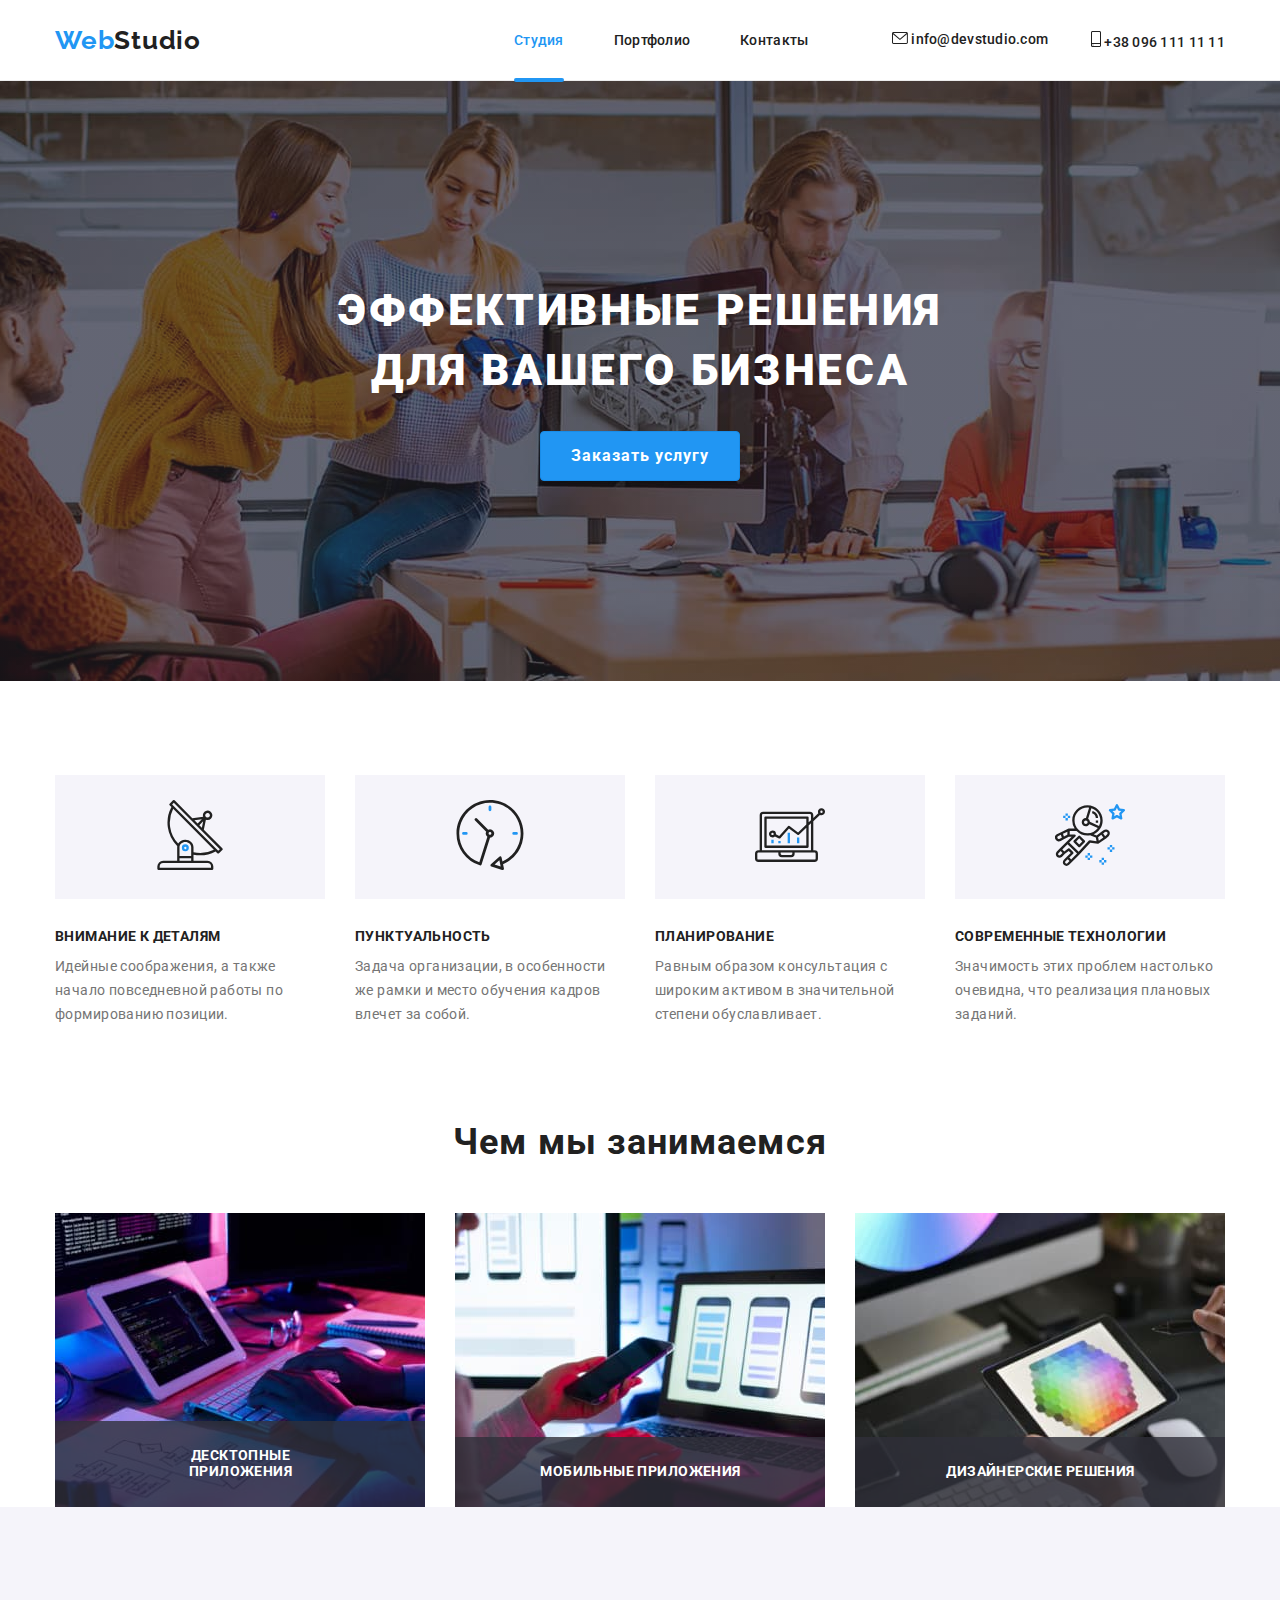
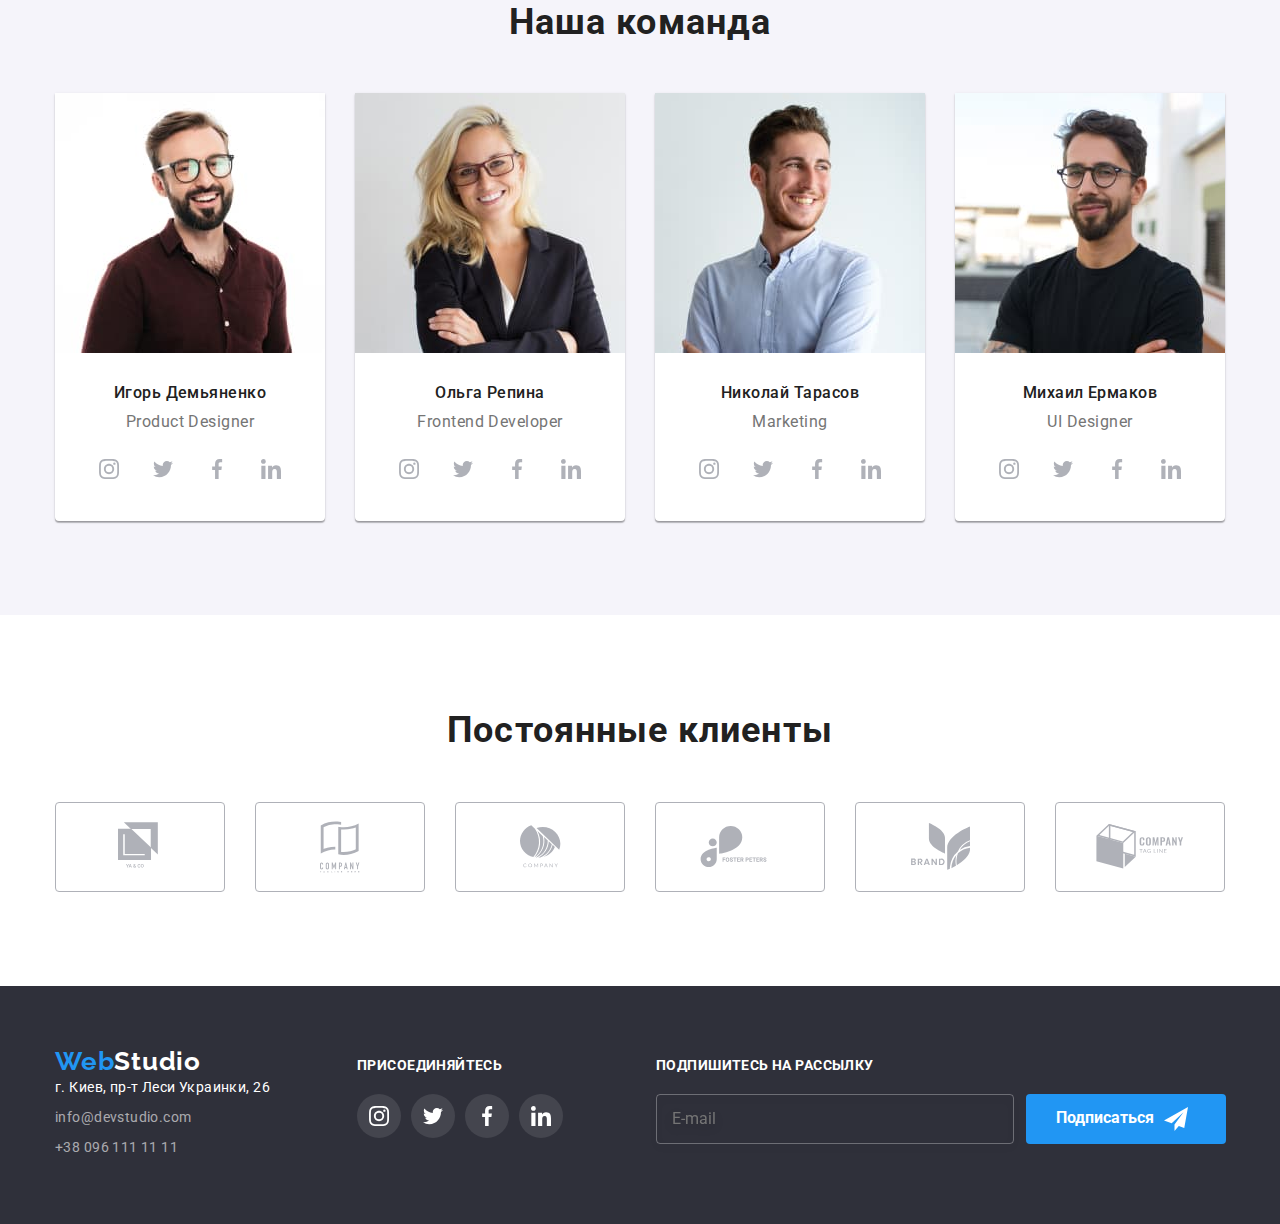
<file: index.html>
<!DOCTYPE html>
<html lang="ru">

<head>
	<meta charset="UTF-8">
	<meta name="viewport" content="width=device-width, initial-scale=1.0">
	<title>homework5</title>
	<link href="https://fonts.googleapis.com/css2?family=Raleway:wght@400;700&family=Roboto:wght@400;500;700;900&display=swap" rel="stylesheet">
	<link rel="stylesheet" href="./sass/base/_modern-normalize.scss">
	<link rel="stylesheet" href="./css/main.min.css">
</head>

<body>
<!-- ------------------------------------------------------------------ -->
	<header id="header" class="header">
		<div class="container">
			<div class="header-box">
				<div class="mobile-menu">
					<a class="logo" href="./index.html">Web<span class="logo-accent">Studio</span></a>
					<button
					class="menu-button"
					type="button" 
					data-menu-button 
					aria-expanded="false">
					<svg
					class="icons"
					width="40"
					height="40"
					aria-label="Переключатель мобильного меню"
					>
					<use class="icon-cross" href="./images/symbol-defs.svg#icon-close"></use>
					<use class="icon-menu" href="./images/symbol-defs.svg#icon-menu"></use>
					</svg>
					</button>
				</div>
	
				
				<nav class="navy" data-menu>
					<ul class="navygation">
						<li><a href="./index.html" class="navygation-link activ">Студия</a></li>
						<li><a href="./portfolio.html" class="navygation-link">Портфолио</a></li>
						<li><a href="#" class="navygation-link">Контакты</a></li>
					</ul>
					<ul class="contact-us">
						<li>
							<a href="mailto:info@devstudio.com" class="contact-us-list">
								<svg class="contact-us-icon" width="16" height="12">
									<use href="./images/symbol-defs.svg#icon-envelope"></use>
								</svg>
								info@devstudio.com
							</a>
						</li>
						<li>
							<a href="tel:+380961111111">
								<svg class="contact-us-icon" width="10" height="16">
									<use href="./images/symbol-defs.svg#icon-smartphone"></use>
								</svg>
								+38 096 111 11 11
							</a>
						</li>
					</ul>
				</nav>
			</div>
		</div>
	</header>
	<!-- ---------------------------------------------------------------- -->
	<main id="main">
		<!--Блок герой-->
		<section class="block-hero overlay">
			<div class="container">
				<h1 class="hero-title">Эффективные решения <br> для вашего бизнеса</h1>
				<button class="btn-hero" type="button" data-modal-open >Заказать услугу</button>
			</div>
		</section>

		<section class="our-features">
			<div class="container">

				<h2>Особенности</h2>

				<ul class="our-features-cards">
					<li class="our-features-list">
						<div class="icon-features-block">
							<svg class="icon-features">
								<use href="./images/symbol-defs.svg#icon-antenna"></use>
							</svg>
						</div>
						<h3 class="features-title">внимание к деталям</h3>
						<p class="features-description">идейные соображения, а также начало повседневной работы по формированию позиции.</p>
					</li>
					<li class="our-features-list">
						<div class="icon-features-block">
							<svg class="icon-features">
								<use href="./images/symbol-defs.svg#icon-clock"></use>
							</svg>
						</div>
						<h3 class="features-title">пунктуальность</h3>
						<p class="features-description">задача организации, в особенности же рамки и место обучения кадров влечет за собой.</p>
					</li>
					<li class="our-features-list">
						<div class="icon-features-block">
							<svg class="icon-features">
								<use href="./images/symbol-defs.svg#icon-diagram"></use>
							</svg>
						</div>
						<h3 class="features-title">планирование</h3>
						<p class="features-description">равным образом консультация с широким активом в значительной степени обуславливает.</p>
					</li>
					<li class="our-features-list">
						<div class="icon-features-block">
							<svg class="icon-features">
								<use href="./images/symbol-defs.svg#icon-astronaut"></use>
							</svg>
						</div>
						<h3 class="features-title">современные технологии</h3>
						<p class="features-description">значимость этих проблем настолько очевидна, что реализация плановых заданий.</p>
					</li>
				</ul>

			</div>
		</section>
		<section class="activity">
			<div class="container">
				<h2>Чем мы занимаемся</h2>
				<ul class="activity-list">
					<li>
						<div class="activity-block">
							<img srcset="./images/activity/activity-1.jpg 1x, ./images/activity/activity-1@2x.jpg 2x" src="./images/activity/activity-1.jpg" alt="Разработка приложений для персонального компьютера" width="370">
							<div class="activity-text">
								<p>Десктопные приложения</p>
							</div>
						</div>
					</li>
					<li>
						<div class="activity-block">
							<img srcset="./images/activity/activity-2.jpg 1x, ./images/activity/activity-2@2x.jpg 2x" src="./images/activity/activity-2.jpg" alt="Разработка приложений для смартфона" width="370">
							<div class="activity-text">
								<p>Мобильные приложения</p>
							</div>
						</div>
					</li>
					<li>
						<div class="activity-block">
							<img srcset="./images/activity/activity-3.jpg 1x, ./images/activity/activity-3@2x.jpg 2x" src="./images/activity/activity-3.jpg" alt="Разработка приложений для планшета" width="370">
							<div class="activity-text">
								<p>Дизайнерские решения</p>
							</div>
						</div>
					</li>
				</ul>
			</div>
		</section>
		<section class="team">
			<div class="container">
				<h2>Наша команда</h2>
				<ul class="team-list">
					<li class="team-item">
						<!-- <img src="./images/img_team1.jpg" alt="Игорь Демьяненко" width="270"> -->
						<picture>
							<source srcset="
							./images/team/desktop/team1.jpg 1x,
							./images/team/desktop/team1@2x.jpg 2x"
							media="(min-width:1200px)"
							sizes="(min-width: 1200px) 270px, (min-width: 768px) 354px, 450px"
							type="image/jpg" >
							
							<source srcset="
							./images/team/tablet/team1.jpg 1x, 
							./images/team/tablet/team1@2x.jpg 2x"
							media="(min-width:768px)"
							sizes="(min-width: 1200px) 270px, (min-width: 768px) 354px, 450px"
							type="image/jpg" >

							<source srcset="
							./images/team/mobile/team1.jpg 1x,
							./images/team/mobile/team1@2x.jpg 2x"
							media="(max-width:767px)"
							sizes="(min-width: 1200px) 270px, (min-width: 768px) 354px, 450px" 
							type="image/jpg">
						<img src="./images/team/mobile/team1.jpg" alt="Фото Игорь Демьяненко">
						</picture>
						<div>
							<h3 class="team-name">Игорь Демьяненко</h3>
							<p class="team-status">Product Designer</p>
						</div>
						<div class="social-block-team">
							<ul class="social-list-team">
								<li>
									<a href="social-icon-team">
										<svg class="icon-team" width="20" height="20">
											<use href="./images/symbol-defs.svg#icon-instagram"></use>
										</svg>
									</a>
								</li>
								<li>
									<a href="social-icon-team">
										<svg class="icon-team" width="20" height="20">
											<use href="./images/symbol-defs.svg#icon-twitter"></use>
										</svg>
									</a>
								</li>
								<li>
									<a href="social-icon-team">
										<svg class="icon-team" width="20" height="20">
											<use href="./images/symbol-defs.svg#icon-facebook"></use>
										</svg>
									</a>
								</li>
								<li>
									<a href="social-icon-team">
										<svg class="icon-team" width="20" height="20">
											<use href="./images/symbol-defs.svg#icon-linkedin"></use>
										</svg>
									</a>
								</li>
							</ul>
						</div>
					</li>

					<li class="team-item">
						<!-- <img src="./images/img_team2.jpg" alt="Ольга Репина" width="270"> -->
						<picture>
							<source srcset="
							./images/team/desktop/team2.jpg 1x,
							./images/team/desktop/team2@2x.jpg 2x"
							media="(min-width:1200px)"
							sizes="(min-width: 1200px) 270px, (min-width: 768px) 354px, 450px"
							type="image/jpg" >
							
							<source srcset="
							./images/team/tablet/team2.jpg 1x, 
							./images/team/tablet/team2@2x.jpg 2x"
							media="(min-width:768px)"
							sizes="(min-width: 1200px) 270px, (min-width: 768px) 354px, 450px"
							type="image/jpg" >

							<source srcset="
							./images/team/mobile/team2.jpg 1x,
							./images/team/mobile/team2@2x.jpg 2x"
							media="(max-width:767px)"
							sizes="(min-width: 1200px) 270px, (min-width: 768px) 354px, 450px" 
							type="image/jpg">
						<img src="./images/team/mobile/team2.jpg" alt="Фото Ольга Репина">
						</picture>
						<div>
							<h3 class="team-name">Ольга Репина</h3>
							<p class="team-status">Frontend Developer</p>
						</div>
						<div class="social-block-team">
							<ul class="social-list-team">
								<li>
									<a href="social-icon-team">
										<svg class="icon-team" width="20" height="20">
											<use href="./images/symbol-defs.svg#icon-instagram"></use>
										</svg>
									</a>
								</li>
								<li>
									<a href="social-icon-team">
										<svg class="icon-team" width="20" height="20">
											<use href="./images/symbol-defs.svg#icon-twitter"></use>
										</svg>
									</a>
								</li>
								<li>
									<a href="social-icon-team">
										<svg class="icon-team" width="20" height="20">
											<use href="./images/symbol-defs.svg#icon-facebook"></use>
										</svg>
									</a>
								</li>
								<li>
									<a href="social-icon-team">
										<svg class="icon-team" width="20" height="20">
											<use href="./images/symbol-defs.svg#icon-linkedin"></use>
										</svg>
									</a>
								</li>
							</ul>
						</div>
					</li>

					<li class="team-item">
						<!-- <img src="./images/img_team3.jpg" alt="Николай Тарасов" width="270"> -->
						<picture>
							<source srcset="
							./images/team/desktop/team3.jpg 1x,
							./images/team/desktop/team3@2x.jpg 2x"
							media="(min-width:1200px)"
							sizes="(min-width: 1200px) 270px, (min-width: 768px) 354px, 450px"
							type="image/jpg" >
							
							<source srcset="
							./images/team/tablet/team3.jpg 1x, 
							./images/team/tablet/team3@2x.jpg 2x"
							media="(min-width:768px)"
							sizes="(min-width: 1200px) 270px, (min-width: 768px) 354px, 450px"
							type="image/jpg" >

							<source srcset="
							./images/team/mobile/team3.jpg 1x,
							./images/team/mobile/team3@2x.jpg 2x"
							media="(max-width:767px)"
							sizes="(min-width: 1200px) 270px, (min-width: 768px) 354px, 450px" 
							type="image/jpg">
						<img src="./images/team/mobile/team3.jpg" alt="Фото Николай Тарасов">
						</picture>
						<div>
							<h3 class="team-name">Николай Тарасов</h3>
							<p class="team-status">Marketing</p>
						</div>
						<div class="social-block-team">
							<ul class="social-list-team">
								<li>
									<a href="social-icon-team">
										<svg class="icon-team" width="20" height="20">
											<use href="./images/symbol-defs.svg#icon-instagram"></use>
										</svg>
									</a>
								</li>
								<li>
									<a href="social-icon-team">
										<svg class="icon-team" width="20" height="20">
											<use href="./images/symbol-defs.svg#icon-twitter"></use>
										</svg>
									</a>
								</li>
								<li>
									<a href="social-icon-team">
										<svg class="icon-team" width="20" height="20">
											<use href="./images/symbol-defs.svg#icon-facebook"></use>
										</svg>
									</a>
								</li>
								<li>
									<a href="social-icon-team">
										<svg class="icon-team" width="20" height="20">
											<use href="./images/symbol-defs.svg#icon-linkedin"></use>
										</svg>
									</a>
								</li>
							</ul>
						</div>
					</li>

					<li class="team-item">
						<!-- <img src="./images/img_team4.jpg" alt="Михаил Ермаков" width="270"> -->
						<picture>
							<source srcset="
							./images/team/desktop/team4.jpg 1x,
							./images/team/desktop/team4@2x.jpg 2x"
							media="(min-width:1200px)"
							sizes="(min-width: 1200px) 270px, (min-width: 768px) 354px, 450px"
							type="image/jpg" >
							
							<source srcset="
							./images/team/tablet/team4.jpg 1x, 
							./images/team/tablet/team4@2x.jpg 2x"
							media="(min-width:768px)"
							sizes="(min-width: 1200px) 270px, (min-width: 768px) 354px, 450px"
							type="image/jpg" >

							<source srcset="
							./images/team/mobile/team4.jpg 1x,
							./images/team/mobile/team4@2x.jpg 2x"
							media="(max-width:767px)"
							sizes="(min-width: 1200px) 270px, (min-width: 768px) 354px, 450px" 
							type="image/jpg">
						<img src="./images/team/mobile/team4.jpg" alt="Фото Михаил Ермаков">
						</picture>
						<div>
							<h3 class="team-name">Михаил Ермаков</h3>
							<p class="team-status">UI Designer</p>
						</div>
						<div class="social-block-team">
							<ul class="social-list-team">
								<li>
									<a href="social-icon-team">
										<svg class="icon-team" width="20" height="20">
											<use href="./images/symbol-defs.svg#icon-instagram"></use>
										</svg>
									</a>
								</li>
								<li>
									<a href="social-icon-team">
										<svg class="icon-team" width="20" height="20">
											<use href="./images/symbol-defs.svg#icon-twitter"></use>
										</svg>
									</a>
								</li>
								<li>
									<a href="social-icon-team">
										<svg class="icon-team" width="20" height="20">
											<use href="./images/symbol-defs.svg#icon-facebook"></use>
										</svg>
									</a>
								</li>
								<li>
									<a href="social-icon-team">
										<svg class="icon-team" width="20" height="20">
											<use href="./images/symbol-defs.svg#icon-linkedin"></use>
										</svg>
									</a>
								</li>
							</ul>
						</div>
					</li>
				</ul>
			</div>
		</section>

		<section class="regular-customers">
			<div class="container">
				<h2>Постоянные клиенты</h2>
				<ul class="regular-customers-list">
					<li>
						<a href="customers-logo" class="customers-logo">
							<svg class="customers-logo-item" width="44" height="49">
								<use href="./images/symbol-defs.svg#icon-logo1"></use>
							</svg>
						</a>
					</li>
					<li>
						<a href="customers-logo" class="customers-logo">
							<svg class="customers-logo-item" width="40" height="52">
								<use href="./images/symbol-defs.svg#icon-logo2"></use>
							</svg>
						</a>
					</li>
					<li>
						<a href="customers-logo" class="customers-logo">
							<svg class="customers-logo-item" width="41" height="43">
								<use href="./images/symbol-defs.svg#icon-logo3"></use>
							</svg>
						</a>
					</li>
					<li>
						<a href="customers-logo" class="customers-logo">
							<svg class="customers-logo-item" width="80" height="42">
								<use href="./images/symbol-defs.svg#icon-logo4"></use>
							</svg>
						</a>
					</li>
					<li>
						<a href="customers-logo" class="customers-logo">
							<svg class="customers-logo-item" width="59" height="47">
								<use href="./images/symbol-defs.svg#icon-logo5"></use>
							</svg>
						</a>
					</li>
					<li>
						<a href="customers-logo" class="customers-logo">
							<svg class="customers-logo-item" width="88" height="45">
								<use href="./images/symbol-defs.svg#icon-logo6"></use>
							</svg>
						</a>
					</li>
				</ul>
			</div>

		</section>

	</main>

	<footer id="footer" class="footer">
		<div class="container">
			<div class="footer-box">
				<div class="footer-box-2">
					<div class="addres-box">
						<a class="logo" href="./index.html">Web<span class="logo-accent-footer">Studio</span></a>
						<address class="1">
							<ul class="footer-contacts">
								<li><a href="#" class="addres">г. Киев, пр-т Леси Украинки, 26</a></li>
								<li><a href="mailto:info@devstudio.com" class="contacts-mail">info@devstudio.com</a></li>
								<li><a href="tel:+380961111111" class="contacts-tell">+38 096 111 11 11</a></li>
							</ul>
						</address>
					</div>
					<div class="social-links">
						<p>присоединяйтесь</p>
						<ul class="social-list">
							<li>
								<a href="social-icon">
									<svg class="icon" width="20" height="20">
										<use href="./images/symbol-defs.svg#icon-instagram"></use>
									</svg>
								</a>
							</li>
							<li>
								<a href="social-icon">
									<svg class="icon" width="20" height="20">
										<use href="./images/symbol-defs.svg#icon-twitter"></use>
									</svg>
								</a>
							</li>
							<li>
								<a href="social-icon">
									<svg class="icon" width="20" height="20">
										<use href="./images/symbol-defs.svg#icon-facebook"></use>
									</svg>
								</a>
							</li>
							<li>
								<a href="social-icon">
									<svg class="icon" width="20" height="20">
										<use href="./images/symbol-defs.svg#icon-linkedin"></use>
									</svg>
								</a>
							</li>
						</ul>
					</div>
	
				</div>
				<!-- форма підписки у футері -->

				<div class="footer-subscribe">
					<p class="title-subscribe">Подпишитесь на рассылку</p>
					<form action="" method="post" class="footer-form">
						<input type="email" name="mail" placeholder="E-mail" />
						<button class="btn-footer" type="submit">Подписаться</button>
					</form>
				</div>
				
			</div>
		</div>
	</footer>

	<!-- Модальне вікно -->
	<div class="backdrop is-hidden" data-modal>
		<div class="modal" id="modal">
			<b class="modal-title">Оставьте свои данные, мы вам перезвоним</b>
			<form class="form">
				<label class="form-label">
					<span class="form-text">Имя</span>
					<div class="input-group">
						<input class="form-input" name="user-name" type="text" />
						<svg class="form-icon" width="18" height="18">
							<use href="./images/symbol-defs.svg#form-person"></use>
						</svg>
					</div>
				</label>
				<label class="form-label">
					<span class="form-text">Телефон</span>
					<div class="input-group">
						<input class="form-input" name="user-phone" type="tel" />
						<svg class="form-icon" width="18" height="18">
							<use href="./images/symbol-defs.svg#form-phone"></use>
						</svg>
					</div>
				</label>
				<label class="form-label">
					<span class="form-text">Почта</span>
					<div class="input-group">
						<input class="form-input" name="user-email" type="email" />
						<svg class="form-icon" width="18" height="18">
							<use href="./images/symbol-defs.svg#form-email"></use>
						</svg>
					</div>
				</label>
				<label class="form-label">
					<span class="form-text">Комментарий</span>
					<textarea class="comment" name="comment" rows="7" placeholder="Введите текст"></textarea>
				</label>
				<label class="form-policy">
					<input class="checkbox" type="checkbox" name="policy" />
					<span class="policy-icon"></span>
					Соглашаюсь с рассылкой и принимаю
					<a class="link" href="">Условия договора</a>
				</label>
				<button class="btn-send" type="submit">Отправить</button>
			</form>
			<!--кнопка закриття модалки-->
			<button class="btn" data-modal-close>
				<svg class="close-button" width="18" height="18">
					<use href="./images/symbol-defs.svg#icon-close"></use>
				</svg>
			</button>
		</div>
	</div>
	<script src="./js/menu.js"></script>
	<script src="./js/modal.js"></script>
</body>

</html>
</file>
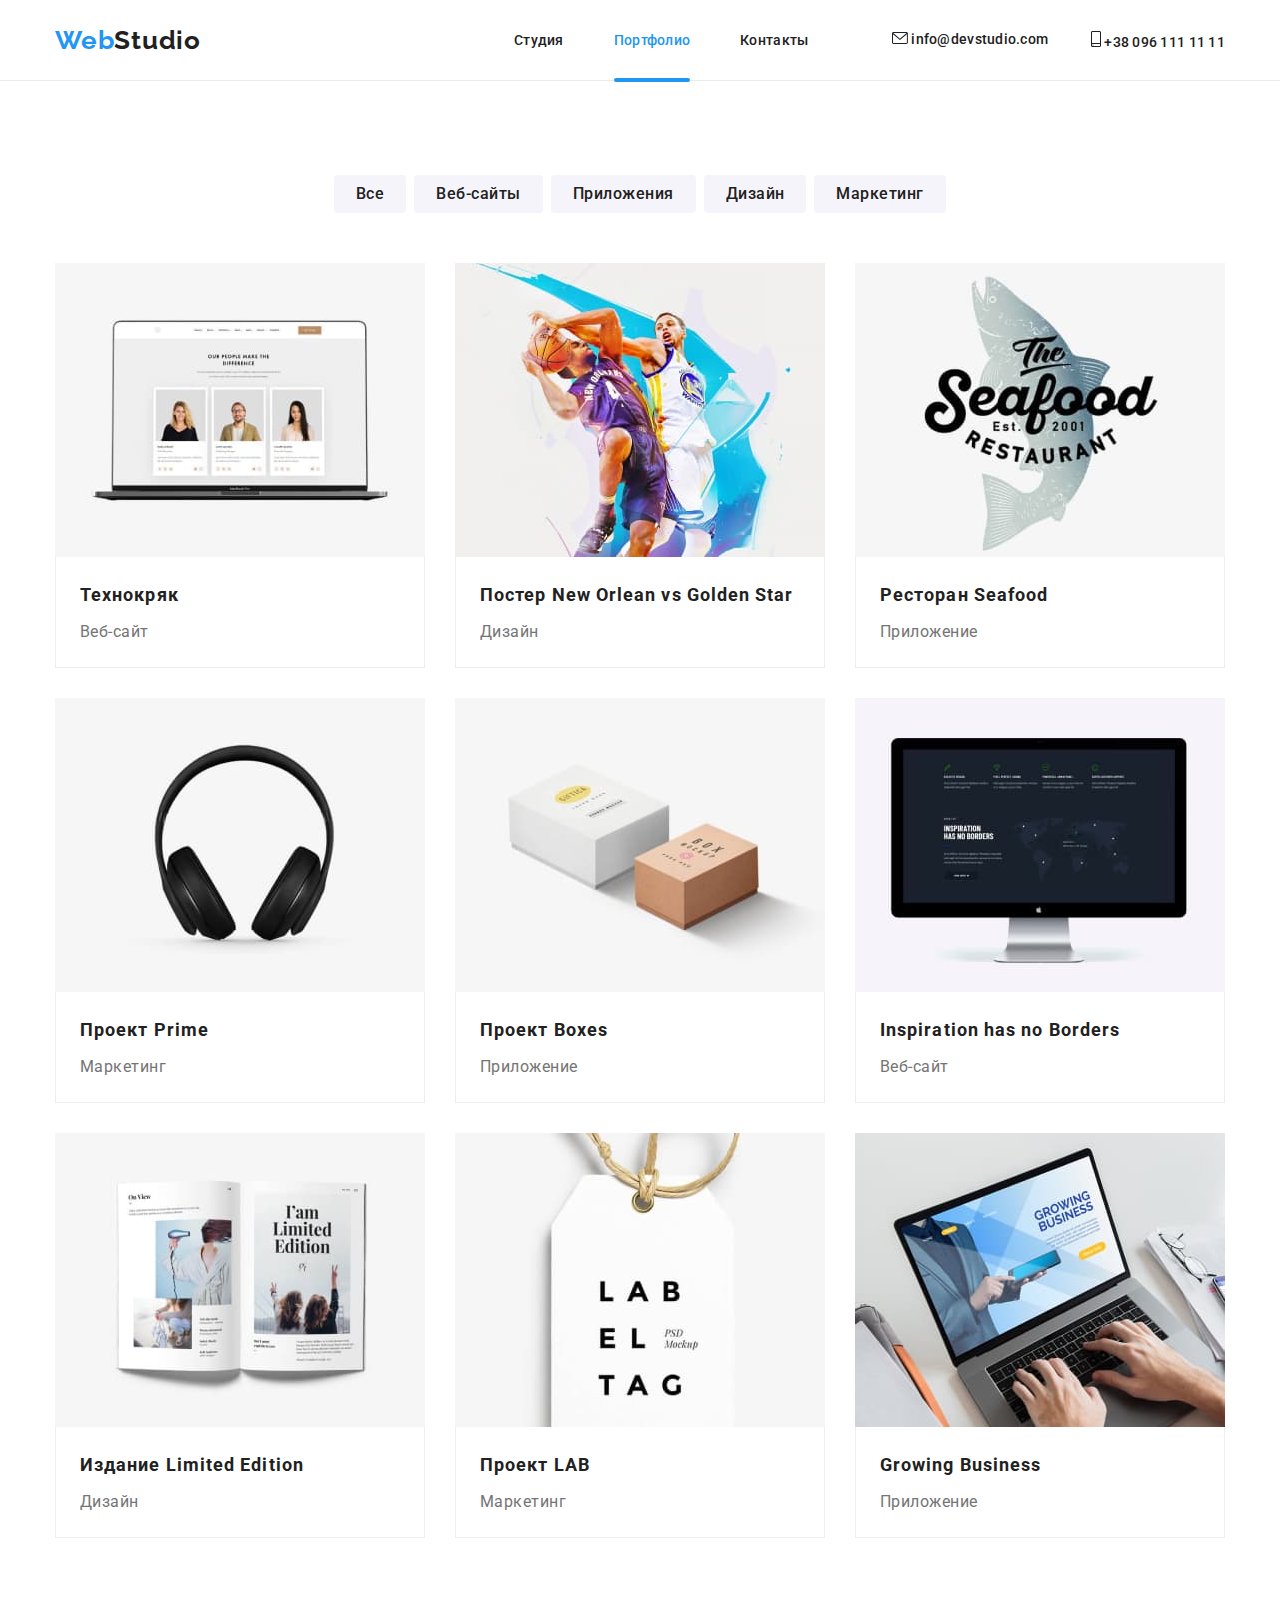
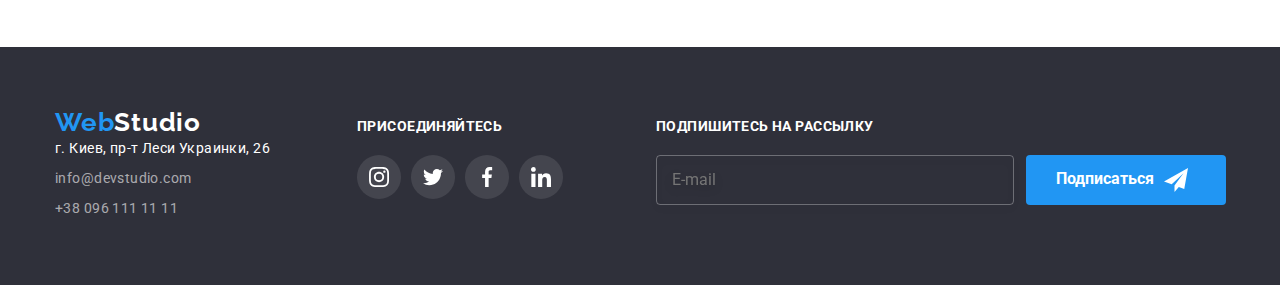
<file: portfolio.html>
<!DOCTYPE html>
<html lang="ru">

	<head>
		<meta charset="UTF-8">
		<meta name="viewport" content="width=device-width, initial-scale=1.0">
		<title>homework5</title>
		<link href="https://fonts.googleapis.com/css2?family=Raleway:wght@400;700&family=Roboto:wght@400;500;700;900&display=swap" rel="stylesheet">
		<link rel="stylesheet" href="./sass/base/_modern-normalize.scss">
		<link rel="stylesheet" href="./css/main.min.css">
	</head>

<body>

	<header id="header" class="header">
		<div class="container">
			<div class="header-box">
				<div class="mobile-menu">
					<a class="logo" href="./index.html">Web<span class="logo-accent">Studio</span></a>
					<button
					class="menu-button"
					type="button" 
					data-menu-button 
					aria-expanded="false">
					<svg
					class="icons"
					width="40"
					height="40"
					aria-label="Переключатель мобильного меню"
					>
					<use class="icon-cross" href="./images/symbol-defs.svg#icon-close"></use>
					<use class="icon-menu" href="./images/symbol-defs.svg#icon-menu"></use>
					</svg>
					</button>
				</div>
	
				
				<nav class="navy" data-menu>
					<ul class="navygation">
						<li><a href="./index.html" class="navygation-link">Студия</a></li>
						<li><a href="./portfolio.html" class="navygation-link activ">Портфолио</a></li>
						<li><a href="#" class="navygation-link">Контакты</a></li>
					</ul>
					<ul class="contact-us">
						<li>
							<a href="mailto:info@devstudio.com" class="contact-us-list">
								<svg class="contact-us-icon" width="16" height="12">
									<use href="./images/symbol-defs.svg#icon-envelope"></use>
								</svg>
								info@devstudio.com
							</a>
						</li>
						<li>
							<a href="tel:+380961111111">
								<svg class="contact-us-icon" width="10" height="16">
									<use href="./images/symbol-defs.svg#icon-smartphone"></use>
								</svg>
								+38 096 111 11 11
							</a>
						</li>
					</ul>
				</nav>
			</div>
		</div>
	</header>
	<main id="main-portfolio" class="main-portfolio">

		<div class="container">

			<ul class="filters">
				<li><a href="#">Все</a></li>
				<li><a href="#">Веб-сайты</a></li>
				<li><a href="#">Приложения</a></li>
				<li><a href="#">Дизайн</a></li>
				<li><a href="#">Маркетинг</a></li>
			</ul>

			<ul class="project-list">
				<li class="project-card">
					<a href="#">
						<div class="project-image">
							<!-- <img src="./images/imgpr1.jpg" alt="картинка" width="370" height="294"> -->

							<picture>
								<source srcset="
								./images/portfolio/desktop/pr1.jpg 1x,
								./images/portfolio/desktop/pr1@2x.jpg 2x"
								media="(min-width:1200px)"
								sizes="(min-width: 1200px) 370px, (min-width: 768px) 354px, 450px"
								type="image/jpg" >
								
								<source srcset="
								./images/portfolio/tablet/pr1.jpg 1x,
								./images/portfolio/tablet/pr1@2x.jpg 2x"
								media="(min-width:768px)"
								sizes="(min-width: 1200px) 370px, (min-width: 768px) 354px, 450px"
								type="image/jpg" >

								<source srcset="
								./images/portfolio/mobile/pr1.jpg 1x,
								./images/portfolio/mobile/pr1@2x.jpg 2x"
								media="(max-width:767px)"
								sizes="(min-width: 1200px) 370px, (min-width: 768px) 354px, 450px"
								type="image/jpg" >

								<img src="./images/portfolio/desktop/pr1.jpg" alt="проект 1">
							</picture>

							<p class="project-image-overlay">
								Технокряк это современная площадка распространения коронавируса. Компании используют эту
								платформу для цифрового шпионажа и атак на защищённые сервера конкурентов.
							</p>
						</div>
						<div class="project-content">
							<p class="project-name">Технокряк</p>
							<p class="project-type">Веб-сайт</p>
						</div>
					</a>
				</li>

				<li class="project-card">
					<a href="#">
						<div class="project-image">
							<!-- <img src="./images/imgpr2.jpg" alt="картинка" width="370" height="294"> -->
							<picture>
								<source srcset="
								./images/portfolio/desktop/pr2.jpg 1x,
								./images/portfolio/desktop/pr2@2x.jpg 2x"
								media="(min-width:1200px)"
								sizes="(min-width: 1200px) 370px, (min-width: 768px) 354px, 450px"
								type="image/jpg" >
								
								<source srcset="
								./images/portfolio/tablet/pr2.jpg 1x,
								./images/portfolio/tablet/pr2@2x.jpg 2x"
								media="(min-width:768px)"
								sizes="(min-width: 1200px) 370px, (min-width: 768px) 354px, 450px"
								type="image/jpg" >

								<source srcset="
								./images/portfolio/mobile/pr2.jpg 1x,
								./images/portfolio/mobile/pr2@2x.jpg 2x"
								media="(max-width:767px)"
								sizes="(min-width: 1200px) 370px, (min-width: 768px) 354px, 450px"
								type="image/jpg" >

								<img src="./images/portfolio/desktop/pr2.jpg" alt="проект 2">
							</picture>
							<p class="project-image-overlay">
								Технокряк это современная площадка распространения коронавируса. Компании используют эту
								платформу для цифрового шпионажа и атак на защищённые сервера конкурентов.
							</p>
						</div>
						<div class="project-content">
							<p class="project-name">Постер New Orlean vs Golden Star</p>
							<p class="project-type">Дизайн</p>
						</div>
					</a>
				</li>

				<li class="project-card">
					<a href="#">
						<div class="project-image">
							<!-- <img src="./images/imgpr3.jpg" alt="картинка" width="370" height="294"> -->
							<picture>
								<source srcset="
								./images/portfolio/desktop/pr3.jpg 1x,
								./images/portfolio/desktop/pr3@2x.jpg 2x"
								media="(min-width:1200px)"
								sizes="(min-width: 1200px) 370px, (min-width: 768px) 354px, 450px"
								type="image/jpg" >
								
								<source srcset="
								./images/portfolio/tablet/pr3.jpg 1x,
								./images/portfolio/tablet/pr3@2x.jpg 2x"
								media="(min-width:768px)"
								sizes="(min-width: 1200px) 370px, (min-width: 768px) 354px, 450px"
								type="image/jpg" >

								<source srcset="
								./images/portfolio/mobile/pr3.jpg 1x,
								./images/portfolio/mobile/pr3@2x.jpg 2x"
								media="(max-width:767px)"
								sizes="(min-width: 1200px) 370px, (min-width: 768px) 354px, 450px"
								type="image/jpg" >

								<img src="./images/portfolio/desktop/pr3.jpg" alt="проект 3">
							</picture>
							<p class="project-image-overlay">
								Технокряк это современная площадка распространения коронавируса. Компании используют эту
								платформу для цифрового шпионажа и атак на защищённые сервера конкурентов.
							</p>
						</div>
						<div class="project-content">
							<p class="project-name">Ресторан Seafood</p>
							<p class="project-type">Приложение</p>
						</div>
					</a>
				</li>

				<li class="project-card">
					<a href="#">
						<div class="project-image">
							<!-- <img src="./images/imgpr4.jpg" alt="картинка" width="370" height="294"> -->
							<picture>
								<source srcset="
								./images/portfolio/desktop/pr4.jpg 1x,
								./images/portfolio/desktop/pr4@2x.jpg 2x"
								media="(min-width:1200px)"
								sizes="(min-width: 1200px) 370px, (min-width: 768px) 354px, 450px"
								type="image/jpg" >
								
								<source srcset="
								./images/portfolio/tablet/pr4.jpg 1x,
								./images/portfolio/tablet/pr4@2x.jpg 2x"
								media="(min-width:768px)"
								sizes="(min-width: 1200px) 370px, (min-width: 768px) 354px, 450px"
								type="image/jpg" >

								<source srcset="
								./images/portfolio/mobile/pr4.jpg 1x,
								./images/portfolio/mobile/pr4@2x.jpg 2x"
								media="(max-width:767px)"
								sizes="(min-width: 1200px) 370px, (min-width: 768px) 354px, 450px"
								type="image/jpg" >

								<img src="./images/portfolio/desktop/pr4.jpg" alt="проект 4">
							</picture>
							<p class="project-image-overlay">
								Технокряк это современная площадка распространения коронавируса. Компании используют эту
								платформу для цифрового шпионажа и атак на защищённые сервера конкурентов.
							</p>
						</div>
						<div class="project-content">
							<p class="project-name">Проект Prime</p>
							<p class="project-type">Маркетинг</p>
						</div>
					</a>
				</li>

				<li class="project-card">
					<a href="#">
						<div class="project-image">
							<!-- <img src="./images/imgpr5.jpg" alt="картинка" width="370" height="294"> -->
							<picture>
								<source srcset="
								./images/portfolio/desktop/pr5.jpg 1x,
								./images/portfolio/desktop/pr5@2x.jpg 2x"
								media="(min-width:1200px)"
								sizes="(min-width: 1200px) 370px, (min-width: 768px) 354px, 450px"
								type="image/jpg" >
								
								<source srcset="
								./images/portfolio/tablet/pr5.jpg 1x,
								./images/portfolio/tablet/pr5@2x.jpg 2x"
								media="(min-width:768px)"
								sizes="(min-width: 1200px) 370px, (min-width: 768px) 354px, 450px"
								type="image/jpg" >

								<source srcset="
								./images/portfolio/mobile/pr5.jpg 1x,
								./images/portfolio/mobile/pr5@2x.jpg 2x"
								media="(max-width:767px)"
								sizes="(min-width: 1200px) 370px, (min-width: 768px) 354px, 450px"
								type="image/jpg" >

								<img src="./images/portfolio/desktop/pr5.jpg" alt="проект 5">
							</picture>
							<p class="project-image-overlay">
								Технокряк это современная площадка распространения коронавируса. Компании используют эту
								платформу для цифрового шпионажа и атак на защищённые сервера конкурентов.
							</p>
						</div>
						<div class="project-content">
							<p class="project-name">Проект Boxes</p>
							<p class="project-type">Приложение</p>
						</div>
					</a>
				</li>

				<li class="project-card">
					<a href="#">
						<div class="project-image">
							<!-- <img src="./images/imgpr6.jpg" alt="картинка" width="370" height="294"> -->
							<picture>
								<source srcset="
								./images/portfolio/desktop/pr6.jpg 1x,
								./images/portfolio/desktop/pr6@2x.jpg 2x"
								media="(min-width:1200px)"
								sizes="(min-width: 1200px) 370px, (min-width: 768px) 354px, 450px"
								type="image/jpg" >
								
								<source srcset="
								./images/portfolio/tablet/pr6.jpg 1x,
								./images/portfolio/tablet/pr6@2x.jpg 2x"
								media="(min-width:768px)"
								sizes="(min-width: 1200px) 370px, (min-width: 768px) 354px, 450px"
								type="image/jpg" >

								<source srcset="
								./images/portfolio/mobile/pr6.jpg 1x,
								./images/portfolio/mobile/pr6@2x.jpg 2x"
								media="(max-width:767px)"
								sizes="(min-width: 1200px) 370px, (min-width: 768px) 354px, 450px"
								type="image/jpg" >

								<img src="./images/portfolio/desktop/pr6.jpg" alt="проект 6">
							</picture>
							<p class="project-image-overlay">
								Технокряк это современная площадка распространения коронавируса. Компании используют эту
								платформу для цифрового шпионажа и атак на защищённые сервера конкурентов.
							</p>
						</div>
						<div class="project-content">
							<p class="project-name">Inspiration has no Borders</p>
							<p class="project-type">Веб-сайт</p>
						</div>
					</a>
				</li>

				<li class="project-card">
					<a href="#">
						<div class="project-image">
							<!-- <img src="./images/imgpr7.jpg" alt="картинка" width="370" height="294"> -->
							<picture>
								<source srcset="
								./images/portfolio/desktop/pr7.jpg 1x,
								./images/portfolio/desktop/pr7@2x.jpg 2x"
								media="(min-width:1200px)"
								sizes="(min-width: 1200px) 370px, (min-width: 768px) 354px, 450px"
								type="image/jpg" >
								
								<source srcset="
								./images/portfolio/tablet/pr7.jpg 1x,
								./images/portfolio/tablet/pr7@2x.jpg 2x"
								media="(min-width:768px)"
								sizes="(min-width: 1200px) 370px, (min-width: 768px) 354px, 450px"
								type="image/jpg" >

								<source srcset="
								./images/portfolio/mobile/pr7.jpg 1x,
								./images/portfolio/mobile/pr7@2x.jpg 2x"
								media="(max-width:767px)"
								sizes="(min-width: 1200px) 370px, (min-width: 768px) 354px, 450px"
								type="image/jpg" >

								<img src="./images/portfolio/desktop/pr7.jpg" alt="проект 7">
							</picture>
							<p class="project-image-overlay">
								Технокряк это современная площадка распространения коронавируса. Компании используют эту
								платформу для цифрового шпионажа и атак на защищённые сервера конкурентов.
							</p>
						</div>
						<div class="project-content">
							<p class="project-name">Издание Limited Edition</p>
							<p class="project-type">Дизайн</p>
						</div>
					</a>
				</li>

				<li class="project-card">
					<a href="#">
						<div class="project-image">
							<!-- <img src="./images/imgpr8.jpg" alt="картинка" width="370" height="294"> -->
							<picture>
								<source srcset="
								./images/portfolio/desktop/pr8.jpg 1x,
								./images/portfolio/desktop/pr8@2x.jpg 2x"
								media="(min-width:1200px)"
								sizes="(min-width: 1200px) 370px, (min-width: 768px) 354px, 450px"
								type="image/jpg" >
								
								<source srcset="
								./images/portfolio/tablet/pr8.jpg 1x,
								./images/portfolio/tablet/pr8@2x.jpg 2x"
								media="(min-width:768px)"
								sizes="(min-width: 1200px) 370px, (min-width: 768px) 354px, 450px"
								type="image/jpg" >

								<source srcset="
								./images/portfolio/mobile/pr8.jpg 1x,
								./images/portfolio/mobile/pr8@2x.jpg 2x"
								media="(max-width:767px)"
								sizes="(min-width: 1200px) 370px, (min-width: 768px) 354px, 450px"
								type="image/jpg" >

								<img src="./images/portfolio/desktop/pr8.jpg" alt="проект 8">
							</picture>
							<p class="project-image-overlay">
								Технокряк это современная площадка распространения коронавируса. Компании используют эту
								платформу для цифрового шпионажа и атак на защищённые сервера конкурентов.
							</p>
						</div>
						<div class="project-content">
							<p class="project-name">Проект LAB</p>
							<p class="project-type">Маркетинг</p>
						</div>
					</a>
				</li>

				<li class="project-card">
					<a href="#">
						<div class="project-image">
							<!-- <img src="./images/imgpr9.jpg" alt="картинка" width="370" height="294"> -->
							<picture>
								<source srcset="
								./images/portfolio/desktop/pr9.jpg 1x,
								./images/portfolio/desktop/pr9@2x.jpg 2x"
								media="(min-width:1200px)"
								sizes="(min-width: 1200px) 370px, (min-width: 768px) 354px, 450px"
								type="image/jpg" >
								
								<source srcset="
								./images/portfolio/tablet/pr9.jpg 1x,
								./images/portfolio/tablet/pr9@2x.jpg 2x"
								media="(min-width:768px)"
								sizes="(min-width: 1200px) 370px, (min-width: 768px) 354px, 450px"
								type="image/jpg" >

								<source srcset="
								./images/portfolio/mobile/pr9.jpg 1x,
								./images/portfolio/mobile/pr9@2x.jpg 2x"
								media="(max-width:767px)"
								sizes="(min-width: 1200px) 370px, (min-width: 768px) 354px, 450px"
								type="image/jpg" >

								<img src="./images/portfolio/desktop/pr9.jpg" alt="проект 9">
							</picture>
							<p class="project-image-overlay">
								Технокряк это современная площадка распространения коронавируса. Компании используют эту
								платформу для цифрового шпионажа и атак на защищённые сервера конкурентов.
							</p>
						</div>
						<div class="project-content">
							<p class="project-name">Growing Business</p>
							<p class="project-type">Приложение</p>
						</div>
					</a>
				</li>
			</ul>
		</div>

	</main>

	<footer id="footer" class="footer">
		<div class="container">
			<div class="footer-box">
				<div class="footer-box-2">
					<div class="addres-box">
						<a class="logo" href="./index.html">Web<span class="logo-accent-footer">Studio</span></a>
						<address class="1">
							<ul class="footer-contacts">
								<li><a href="#" class="addres">г. Киев, пр-т Леси Украинки, 26</a></li>
								<li><a href="mailto:info@devstudio.com" class="contacts-mail">info@devstudio.com</a></li>
								<li><a href="tel:+380961111111" class="contacts-tell">+38 096 111 11 11</a></li>
							</ul>
						</address>
					</div>
					<div class="social-links">
						<p>присоединяйтесь</p>
						<ul class="social-list">
							<li>
								<a href="social-icon">
									<svg class="icon" width="20" height="20">
										<use href="./images/symbol-defs.svg#icon-instagram"></use>
									</svg>
								</a>
							</li>
							<li>
								<a href="social-icon">
									<svg class="icon" width="20" height="20">
										<use href="./images/symbol-defs.svg#icon-twitter"></use>
									</svg>
								</a>
							</li>
							<li>
								<a href="social-icon">
									<svg class="icon" width="20" height="20">
										<use href="./images/symbol-defs.svg#icon-facebook"></use>
									</svg>
								</a>
							</li>
							<li>
								<a href="social-icon">
									<svg class="icon" width="20" height="20">
										<use href="./images/symbol-defs.svg#icon-linkedin"></use>
									</svg>
								</a>
							</li>
						</ul>
					</div>
	
				</div>
				<!-- форма підписки у футері -->

				<div class="footer-subscribe">
					<p class="title-subscribe">Подпишитесь на рассылку</p>
					<form action="" method="post" class="footer-form">
						<input type="email" name="mail" placeholder="E-mail" />
						<button class="btn-footer" type="submit">Подписаться</button>
					</form>
				</div>
				
			</div>
		</div>
	</footer>
	<script src="./js/menu.js"></script>
</body>

</html>
</file>
<file: css/main.min.css>
*,*::before,*::after{-webkit-box-sizing:border-box;box-sizing:border-box}:root{-moz-tab-size:4;-o-tab-size:4;tab-size:4}html{line-height:1.15;-webkit-text-size-adjust:100%}body{margin:0}body{font-family:system-ui,-apple-system,"Segoe UI",Roboto,Helvetica,Arial,sans-serif,"Apple Color Emoji","Segoe UI Emoji"}hr{height:0;color:inherit}abbr[title]{-webkit-text-decoration:underline dotted;text-decoration:underline dotted}b,strong{font-weight:bolder}code,kbd,samp,pre{font-family:ui-monospace, SFMono-Regular, Consolas, 'Liberation Mono', Menlo, monospace;font-size:1em}small{font-size:80%}sub,sup{font-size:75%;line-height:0;position:relative;vertical-align:baseline}sub{bottom:-0.25em}sup{top:-0.5em}table{text-indent:0;border-color:inherit}button,input,optgroup,select,textarea{font-family:inherit;font-size:100%;line-height:1.15;margin:0}button,select{text-transform:none}button,[type='button'],[type='reset'],[type='submit']{-webkit-appearance:button}::-moz-focus-inner{border-style:none;padding:0}:-moz-focusring{outline:1px dotted ButtonText}:-moz-ui-invalid{box-shadow:none}legend{padding:0}progress{vertical-align:baseline}::-webkit-inner-spin-button,::-webkit-outer-spin-button{height:auto}[type='search']{-webkit-appearance:textfield;outline-offset:-2px}::-webkit-search-decoration{-webkit-appearance:none}::-webkit-file-upload-button{-webkit-appearance:button;font:inherit}summary{display:list-item}body{font-family:Roboto;background:#fff}body li{list-style-type:none}h1,h2,h3,h4,p,ul{margin:0;padding:0}img{display:block}.container{-webkit-box-sizing:border-box;box-sizing:border-box;padding-left:15px;padding-right:15px;margin-left:auto;margin-right:auto}@media screen and (min-width: 480px){.container{width:480px}}@media screen and (min-width: 768px){.container{width:768px}}@media screen and (min-width: 1200px){.container{width:1200px}}@media screen and (max-width: 1199px){.activity{display:none}}.activity h2{text-align:center;font-weight:700;font-size:36px;line-height:1.17;letter-spacing:0.03em;color:#212121}.activity-block{position:relative}.activity-text{position:absolute;left:0;bottom:0;width:100%;padding-top:27px;padding-right:82px;padding-bottom:27px;padding-left:83px;background-color:rgba(47,48,58,0.8)}.activity-text P{font-weight:700;font-size:14px;line-height:1.14;text-align:center;letter-spacing:0.03em;text-transform:uppercase;color:#fff}.activity-list{display:-webkit-box;display:-ms-flexbox;display:flex;-webkit-box-pack:justify;-ms-flex-pack:justify;justify-content:space-between;margin-top:50px}.activity-list img{display:block}.footer{max-width:1600px;margin-left:auto;margin-right:auto;padding-top:60px;padding-bottom:60px;background:#2F303A}@media screen and (max-width: 479px){.footer{width:100%;height:auto;margin-left:auto;margin-right:auto}}.logo{display:block;margin-bottom:20px;text-decoration:none;font-family:Raleway;font-weight:700;font-size:24px;line-height:1.17;text-align:center;letter-spacing:0.03em;color:#2196F3}@media screen and (min-width: 1200px){.logo{font-size:26px;line-height:1.192;text-align:start}}.logo-accent-footer{color:#fff}.addres-box{display:block;text-align:center;font-style:normal;width:232px;margin-left:auto;margin-right:auto;margin-bottom:60px}@media screen and (min-width: 768px){.addres-box{margin-left:76px}}@media screen and (min-width: 1200px){.addres-box{text-align:start;margin-left:0px;margin-bottom:0;margin-right:70px}}@media screen and (min-width: 768px){.footer-box{display:-webkit-box;display:-ms-flexbox;display:flex;-webkit-box-orient:vertical;-webkit-box-direction:normal;-ms-flex-direction:column;flex-direction:column}}@media screen and (min-width: 1200px){.footer-box{display:-webkit-box;display:-ms-flexbox;display:flex;-webkit-box-orient:horizontal;-webkit-box-direction:normal;-ms-flex-direction:row;flex-direction:row}}@media screen and (min-width: 768px){.footer-box-2{display:-webkit-box;display:-ms-flexbox;display:flex;-webkit-box-orient:horizontal;-webkit-box-direction:normal;-ms-flex-direction:row;flex-direction:row}}.addres,.contacts-mail,.contacts-tell{display:block;text-decoration:none;font-style:normal;font-weight:400;font-size:14px;line-height:1.5;letter-spacing:0.03em;color:#fff}.contacts-mail,.contacts-tell{color:rgba(255,255,255,0.6)}.footer-contacts li:not(:last-child){margin-bottom:8px}@media screen and (min-width: 1200px){.footer-contacts li:not(:last-child){margin-bottom:9px}}.social-links{margin-left:auto;margin-right:auto;width:206px;margin-bottom:60px}@media screen and (min-width: 768px){.social-links{margin-right:89px;margin-top:5px;margin-bottom:55px}}@media screen and (min-width: 1200px){.social-links{margin-right:93px;margin-top:12px;margin-bottom:0px}}.social-links p{text-align:center;font-weight:700;font-size:14px;line-height:1.14;letter-spacing:0.03em;text-transform:uppercase;color:#fff;margin-bottom:20px}@media screen and (min-width: 1200px){.social-links p{text-align:start}}.icon{fill:#fff}.social-list{display:-webkit-box;display:-ms-flexbox;display:flex;-webkit-box-pack:justify;-ms-flex-pack:justify;justify-content:space-between}.social-list li{display:-webkit-box;display:-ms-flexbox;display:flex;-webkit-box-pack:center;-ms-flex-pack:center;justify-content:center;-webkit-box-align:center;-ms-flex-align:center;align-items:center;width:44px;height:44px}.social-list a{display:-webkit-box;display:-ms-flexbox;display:flex;-webkit-box-pack:center;-ms-flex-pack:center;justify-content:center;-webkit-box-align:center;-ms-flex-align:center;align-items:center;width:44px;height:44px;border-radius:50%;background-color:rgba(255,255,255,0.1);-webkit-transition-property:background-color;transition-property:background-color;-webkit-transition-duration:250ms;transition-duration:250ms;-webkit-transition-timing-function:cubic-bezier(0.4, 0, 0.2, 1);transition-timing-function:cubic-bezier(0.4, 0, 0.2, 1);-webkit-transition-delay:0;transition-delay:0}.social-list a:focus,.social-list a:hover{background-color:#2196F3}@media screen and (min-width: 1200px){.footer-subscribe{margin-top:12px}}.title-subscribe{display:block;width:219px;margin-left:auto;margin-right:auto;font-weight:700;font-size:14px;line-height:1.14;letter-spacing:0.03em;text-transform:uppercase;margin-bottom:20px;color:#fff}@media screen and (min-width: 1200px){.title-subscribe{margin-left:0}}@media screen and (min-width: 1200px){.footer-form{display:-webkit-box;display:-ms-flexbox;display:flex}}.footer-form input{display:block;padding:15px;margin-left:auto;margin-right:auto;margin-bottom:20px;width:450px;border:1px solid rgba(255,255,255,0.3);-webkit-box-sizing:border-box;box-sizing:border-box;-webkit-filter:drop-shadow(0px 4px 4px rgba(0,0,0,0.15));filter:drop-shadow(0px 4px 4px rgba(0,0,0,0.15));border-radius:4px;background-color:transparent;color:rgba(255,255,255,0.6)}@media screen and (min-width: 1200px){.footer-form input{width:358px;margin-right:12px}}.btn-footer{display:-webkit-box;display:-ms-flexbox;display:flex;padding:10px 30px;margin:0;width:200px;height:50px;margin-left:auto;margin-right:auto;font-weight:700;font-size:16px;line-height:1.9;-webkit-box-align:center;-ms-flex-align:center;align-items:center;border-radius:4px;border:none;color:#fff;background-color:#2196F3;cursor:pointer}.btn-footer::after{display:inline-block;content:'';width:24px;height:24px;margin-left:10px;background-image:url("../images/send.svg")}.logo-accent{color:#212121}.header{border-bottom:1px solid #ECECEC}.logo{margin:0}.navygation-link.activ{color:#2196F3}@media screen and (min-width: 768px){.menu-button{display:none}}@media screen and (max-width: 767px){.header{position:relative;padding:10px 0px}.mobile-menu{display:-webkit-box;display:-ms-flexbox;display:flex;-webkit-box-pack:justify;-ms-flex-pack:justify;justify-content:space-between;-webkit-box-align:center;-ms-flex-align:center;align-items:center}.menu-button{display:-webkit-inline-box;display:-ms-inline-flexbox;display:inline-flex;margin:0;padding:0;border:none;background-color:transparent;-webkit-transition-property:color;transition-property:color;-webkit-transition-duration:250ms;transition-duration:250ms;-webkit-transition-timing-function:cubic-bezier(0.4, 0, 0.2, 1);transition-timing-function:cubic-bezier(0.4, 0, 0.2, 1);-webkit-transition-delay:0;transition-delay:0}.menu-button:hover,.menu-button:focus{color:#2196F3;fill:#2196F3}.menu-button .icon-cross{display:none}.menu-button.is-open .icon-cross{display:block}.menu-button.is-open .icon-menu{display:none}.navy{display:none;padding:60px 0px;text-align:center;position:absolute;top:61px;left:0;width:100%;z-index:10;background:#fff;font-weight:500;font-size:18px;line-height:1.167;letter-spacing:0.02em}.navy a{display:inline;text-decoration:none;color:#212121;-webkit-transition-property:color;transition-property:color;-webkit-transition-duration:250ms;transition-duration:250ms;-webkit-transition-timing-function:cubic-bezier(0.4, 0, 0.2, 1);transition-timing-function:cubic-bezier(0.4, 0, 0.2, 1);-webkit-transition-delay:0;transition-delay:0}.navy a:hover,.navy a:focus{color:#2196F3;fill:#2196F3}.navy.is-open{display:block}.navygation{display:block;margin-bottom:60px}.navygation li{display:block;padding:2px 0px}.navygation li:not(:last-child){margin-bottom:40px}.navygation li a{position:relative}.navygation li a .activ{color:#2196F3}.navygation-link.activ{padding-bottom:8px}.navygation-link.activ::after{content:"";position:absolute;left:0;bottom:0px;width:100%;height:4px;border-radius:2px;background-color:#2196F3}.contact-us li:not(:last-child){margin-bottom:16px}.contact-us a{color:#757575}}@media screen and (min-width: 768px){.header-box{display:-webkit-box;display:-ms-flexbox;display:flex;-webkit-box-pack:justify;-ms-flex-pack:justify;justify-content:space-between;-webkit-box-align:center;-ms-flex-align:center;align-items:center;height:80px}.navy{display:-webkit-box;display:-ms-flexbox;display:flex}.navy a{display:inline;text-decoration:none;color:#212121;fill:#212121;-webkit-transition-property:color;transition-property:color;-webkit-transition-duration:250ms;transition-duration:250ms;-webkit-transition-timing-function:cubic-bezier(0.4, 0, 0.2, 1);transition-timing-function:cubic-bezier(0.4, 0, 0.2, 1);-webkit-transition-delay:0;transition-delay:0}.navy a:hover,.navy a:focus{color:#2196F3;fill:#2196F3}.navygation{font-weight:500;font-size:14px;line-height:1.143;letter-spacing:0.02em;display:-webkit-box;display:-ms-flexbox;display:flex;-webkit-box-pack:justify;-ms-flex-pack:justify;justify-content:space-between;-webkit-box-align:center;-ms-flex-align:center;align-items:center;width:294px}.navygation li{position:relative}.navygation li:not(:first-child){margin-left:50px}.navygation .navygation-link.activ::after{content:"";position:absolute;left:0;bottom:-34px;width:100%;height:4px;border-radius:2px;background-color:#2196F3}.contact-us{font-weight:500;font-size:12px;line-height:1.167;letter-spacing:0.02em;margin-left:84px}}@media screen and (min-width: 768px) and (min-width: 1200px){.contact-us{font-weight:500;font-size:14px;line-height:1.143;letter-spacing:0.02em;display:-webkit-box;display:-ms-flexbox;display:flex;-webkit-box-pack:justify;-ms-flex-pack:justify;justify-content:space-between;width:333px}}.block-hero{padding-bottom:118px;padding-top:118px;text-align:center}@media screen and (min-width: 1200px){.block-hero{padding-bottom:200px;padding-top:200px}}.overlay{margin-left:auto;margin-right:auto;background-color:#2F303A;height:400px;max-width:480px;background-position:center;background-image:-webkit-gradient(linear, left top, right top, from(rgba(47,48,58,0.4)), to(rgba(47,48,58,0.4))),url(../images/hero_bg/hero-bg-mobile.jpg);background-image:linear-gradient(to right, rgba(47,48,58,0.4), rgba(47,48,58,0.4)),url(../images/hero_bg/hero-bg-mobile.jpg);background-size:cover}@media screen and (min-device-pixel-ratio: 2), screen and (-webkit-min-device-pixel-ratio: 2), screen and (min-resolution: 192dpi), screen and (min-resolution: 2dppx){.overlay{background-image:-webkit-gradient(linear, left top, right top, from(rgba(47,48,58,0.4)), to(rgba(47,48,58,0.4))),url(../images/hero_bg/hero-bg-mobile@2x.jpg);background-image:linear-gradient(to right, rgba(47,48,58,0.4), rgba(47,48,58,0.4)),url(../images/hero_bg/hero-bg-mobile@2x.jpg)}}@media screen and (min-width: 480px){.overlay{height:400px;max-width:480px;background-image:-webkit-gradient(linear, left top, right top, from(rgba(47,48,58,0.4)), to(rgba(47,48,58,0.4))),url(../images/hero_bg/hero-bg-tablet.jpg);background-image:linear-gradient(to right, rgba(47,48,58,0.4), rgba(47,48,58,0.4)),url(../images/hero_bg/hero-bg-tablet.jpg)}}@media screen and (min-width: 480px) and (min-device-pixel-ratio: 2), screen and (min-width: 480px) and (-webkit-min-device-pixel-ratio: 2), screen and (min-width: 480px) and (min-resolution: 192dpi), screen and (min-width: 480px) and (min-resolution: 2dppx){.overlay{background-image:-webkit-gradient(linear, left top, right top, from(rgba(47,48,58,0.4)), to(rgba(47,48,58,0.4))),url(../images/hero_bg/hero-bg-tablet@2x.jpg);background-image:linear-gradient(to right, rgba(47,48,58,0.4), rgba(47,48,58,0.4)),url(../images/hero_bg/hero-bg-tablet@2x.jpg)}}@media screen and (min-width: 768px){.overlay{height:400px;max-width:768px;background-image:-webkit-gradient(linear, left top, right top, from(rgba(47,48,58,0.4)), to(rgba(47,48,58,0.4))),url(../images/hero_bg/hero-bg-desktop.jpg);background-image:linear-gradient(to right, rgba(47,48,58,0.4), rgba(47,48,58,0.4)),url(../images/hero_bg/hero-bg-desktop.jpg)}}@media screen and (min-width: 768px) and (min-device-pixel-ratio: 2), screen and (min-width: 768px) and (-webkit-min-device-pixel-ratio: 2), screen and (min-width: 768px) and (min-resolution: 192dpi), screen and (min-width: 768px) and (min-resolution: 2dppx){.overlay{background-image:-webkit-gradient(linear, left top, right top, from(rgba(47,48,58,0.4)), to(rgba(47,48,58,0.4))),url(../images/hero_bg/hero-bg-desktop@2x.jpg);background-image:linear-gradient(to right, rgba(47,48,58,0.4), rgba(47,48,58,0.4)),url(../images/hero_bg/hero-bg-desktop@2x.jpg)}}@media screen and (min-width: 1200px){.overlay{height:600px;max-width:1600px}}.hero-title{margin:0px;margin-bottom:30px;color:#fff;text-transform:uppercase;font-weight:900;font-size:26px;line-height:1.62;letter-spacing:0.06em}@media screen and (min-width: 1200px){.hero-title{font-size:44px;font-weight:900;letter-spacing:0.06em;line-height:1.36}}.btn-hero{margin-left:auto;margin-right:auto;display:-webkit-box;display:-ms-flexbox;display:flex;border:1px solid transparent;border-radius:4px;padding:2px;min-width:200px;height:50px;-webkit-box-shadow:0px 4px 4px rgba(0,0,0,0.15);box-shadow:0px 4px 4px rgba(0,0,0,0.15);-webkit-box-align:center;-ms-flex-align:center;align-items:center;-webkit-box-pack:center;-ms-flex-pack:center;justify-content:center;font-weight:700;font-size:16px;line-height:1.87;letter-spacing:0.06em;color:#fff;background:#2196F3;border-color:#188CE8;cursor:pointer;-webkit-transition-property:background, -webkit-box-shadow;transition-property:background, -webkit-box-shadow;transition-property:background, box-shadow;transition-property:background, box-shadow, -webkit-box-shadow;-webkit-transition-duration:250ms;transition-duration:250ms;-webkit-transition-timing-function:cubic-bezier(0.4, 0, 0.2, 1);transition-timing-function:cubic-bezier(0.4, 0, 0.2, 1);-webkit-transition-delay:0;transition-delay:0}.btn-hero:hover,.btn-hero:focus{background:#188CE8;-webkit-box-shadow:0px 4px 4px rgba(0,0,0,0.15);box-shadow:0px 4px 4px rgba(0,0,0,0.15)}.form{display:-webkit-box;display:-ms-flexbox;display:flex;-webkit-box-orient:vertical;-webkit-box-direction:normal;-ms-flex-direction:column;flex-direction:column;font-size:12px;line-height:1.17;letter-spacing:0.01em;color:#757575}.form .btn-send{display:inline-block;padding:10px 32px;width:200px;margin-left:auto;margin-right:auto;font-weight:700;font-size:16px;line-height:1.87;letter-spacing:0.06em;-webkit-box-shadow:0px 4px 4px rgba(0,0,0,0.15);box-shadow:0px 4px 4px rgba(0,0,0,0.15);border-radius:4px;border:none;color:#fff;background-color:#2196F3;cursor:pointer}.form-label{display:-webkit-box;display:-ms-flexbox;display:flex;-webkit-box-orient:vertical;-webkit-box-direction:normal;-ms-flex-direction:column;flex-direction:column;margin-bottom:10px}.form-label .form-input,.form-label .comment{border:1px solid rgba(33,33,33,0.2);-webkit-box-sizing:border-box;box-sizing:border-box;border-radius:4px;-webkit-transition-property:outline-color;transition-property:outline-color;-webkit-transition-duration:250ms;transition-duration:250ms;-webkit-transition-timing-function:cubic-bezier(0.4, 0, 0.2, 1);transition-timing-function:cubic-bezier(0.4, 0, 0.2, 1);-webkit-transition-delay:0;transition-delay:0}.form-label .form-input:focus,.form-label .comment:focus{outline-color:#2196F3}.form-input{width:100%;height:40px;padding:11px 42px;color:#212121}.form-input:focus+.form-icon{fill:#2196F3}.comment{padding:12px 16px}.comment::-webkit-input-placeholder{font-size:14px;line-height:1.14;letter-spacing:0.01em;color:rgba(117,117,117,0.5)}.comment:-ms-input-placeholder{font-size:14px;line-height:1.14;letter-spacing:0.01em;color:rgba(117,117,117,0.5)}.comment::-ms-input-placeholder{font-size:14px;line-height:1.14;letter-spacing:0.01em;color:rgba(117,117,117,0.5)}.comment::placeholder{font-size:14px;line-height:1.14;letter-spacing:0.01em;color:rgba(117,117,117,0.5)}.form-text{display:inline-block;margin-bottom:4px}.form-label textarea{margin-bottom:20px}.modal-title{display:block;margin-bottom:12px;font-weight:700;font-size:20px;line-height:1.5;letter-spacing:0.03em;text-align:center;color:#212121}@media screen and (min-width: 1200px){.modal-title{line-height:1.15}}.form-policy{display:-webkit-box;display:-ms-flexbox;display:flex;margin-bottom:30px;-webkit-box-align:center;-ms-flex-align:center;align-items:center;letter-spacing:0.03em;font-size:12px;line-height:1.17}@media screen and (min-width: 1200px){.form-policy{font-size:14px;line-height:1.71}}.checkbox{position:absolute;width:1px;height:1px;margin:-1px;border:0;padding:0;white-space:nowrap;-webkit-clip-path:inset(100%);clip-path:inset(100%);clip:rect(0 0 0 0);overflow:hidden}.policy-icon{display:inline-block;width:15px;height:15px;margin-right:8px;border:2px solid #000000;border-radius:2px}.checkbox:checked+.policy-icon{border-color:#2196F3;background-color:#2196F3;background-image:url("../images/check.svg");background-size:contain;background-origin:border-box;fill:#fff}.form-policy .link{margin-left:5px;color:#2196F3;text-decoration:underline}.input-group{position:relative}.form-icon{position:absolute;display:inline-block;top:50%;left:12px;-webkit-transform:translateY(-50%);transform:translateY(-50%);fill:#212121}.modal-close{position:absolute;top:8px;right:8px;display:-webkit-box;display:-ms-flexbox;display:flex;width:30px;height:30px;padding:0;-webkit-box-align:center;-ms-flex-align:center;align-items:center;-webkit-box-pack:center;-ms-flex-pack:center;justify-content:center;color:#000000;border:1px solid rgba(0,0,0,0.1);background-color:#fff;border-radius:50%;cursor:pointer;-webkit-transition-property:color;transition-property:color;-webkit-transition-duration:250ms;transition-duration:250ms;-webkit-transition-timing-function:cubic-bezier(0.4, 0, 0.2, 1);transition-timing-function:cubic-bezier(0.4, 0, 0.2, 1);-webkit-transition-delay:0;transition-delay:0}.icon-close{width:11px;height:11px;margin-left:auto;margin-right:auto;fill:currentColor}.backdrop{position:fixed;top:0;right:0;bottom:0;left:0;z-index:2;background:rgba(0,0,0,0.2);-webkit-transition-duration:250ms;transition-duration:250ms;-webkit-transition-timing-function:cubic-bezier(0.4, 0, 0.2, 1);transition-timing-function:cubic-bezier(0.4, 0, 0.2, 1);-webkit-transition-delay:0;transition-delay:0}.backdrop.is-hidden{opacity:0;pointer-events:none}.modal{height:609px;width:450px;padding-top:40px;padding-right:40px;padding-bottom:40px;padding-left:40px;position:absolute;top:50%;left:50%;-webkit-transform:translate(-50%, -50%);transform:translate(-50%, -50%);background:#fff;-webkit-box-shadow:0px 1px 3px rgba(0,0,0,0.12),0px 1px 1px rgba(0,0,0,0.14),0px 2px 1px rgba(0,0,0,0.2);box-shadow:0px 1px 3px rgba(0,0,0,0.12),0px 1px 1px rgba(0,0,0,0.14),0px 2px 1px rgba(0,0,0,0.2);border-radius:4px}@media screen and (min-width: 1200px){.modal{height:581px;width:528px}}.modal .btn{display:-webkit-box;display:-ms-flexbox;display:flex;-webkit-box-pack:center;-ms-flex-pack:center;justify-content:center;-webkit-box-align:center;-ms-flex-align:center;align-items:center;position:absolute;top:8px;right:8px;margin:0;border-radius:50%;border:1px solid rgba(0,0,0,0.1);background:#fff;width:30px;height:30px;padding:9px;cursor:pointer;-webkit-transition-property:fill;transition-property:fill;-webkit-transition-duration:250ms;transition-duration:250ms;-webkit-transition-timing-function:cubic-bezier(0.4, 0, 0.2, 1);transition-timing-function:cubic-bezier(0.4, 0, 0.2, 1);-webkit-transition-delay:0;transition-delay:0}.modal .close-button{display:block;min-width:18px;min-height:18px}.modal .close-button:hover,.modal .close-button:focus{fill:#2196F3}.our-features{padding-top:60px;padding-bottom:60px}@media screen and (min-width: 1200px){.our-features{padding-top:94px;padding-bottom:94px}}.our-features h2{display:none}.our-features-cards{display:-webkit-box;display:-ms-flexbox;display:flex;-ms-flex-wrap:wrap;flex-wrap:wrap;margin:-15px}.our-features-list{margin:15px;max-width:450px}@media screen and (min-width: 480px){.our-features-list{width:450px}}@media screen and (min-width: 768px){.our-features-list{width:354px}}@media screen and (min-width: 1200px){.our-features-list{width:270px}}.icon-features-block{padding:25px;margin-bottom:30px;text-align:center;background-color:#F5F4FA}.icon-features{width:70px;height:70px}.features-title{text-align:center;margin-bottom:10px;color:#212121;font-size:14px;letter-spacing:0.03em;font-weight:700;line-height:1.14;text-transform:uppercase}@media screen and (min-width: 768px){.features-title{text-align:start}}.features-description{margin-bottom:0px;margin-top:0px;color:#757575;font-size:14px;font-weight:400;line-height:1.71;letter-spacing:0.03em}.features-description::first-letter{text-transform:capitalize}.project-list{display:-webkit-box;display:-ms-flexbox;display:flex;-ms-flex-wrap:wrap;flex-wrap:wrap;margin:-15px;padding-top:40px}@media screen and (max-width: 479px){.project-list img{display:block;width:100%;height:auto;margin-left:auto;margin-right:auto}}@media screen and (min-width: 768px){.project-list{padding-top:15px}}@media screen and (min-width: 1200px){.project-list{padding-top:35px}}.project-card{margin:15px;-webkit-box-sizing:border-box;box-sizing:border-box;max-width:450px}@media screen and (min-width: 480px){.project-card{width:450px}}@media screen and (min-width: 768px){.project-card{width:354px}}@media screen and (min-width: 1200px){.project-card{width:370px}}.project-card a{text-decoration:none;display:block;width:100%;height:auto;-webkit-transition-property:-webkit-box-shadow;transition-property:-webkit-box-shadow;transition-property:box-shadow;transition-property:box-shadow, -webkit-box-shadow;-webkit-transition-duration:250ms;transition-duration:250ms;-webkit-transition-timing-function:cubic-bezier(0.4, 0, 0.2, 1);transition-timing-function:cubic-bezier(0.4, 0, 0.2, 1);-webkit-transition-delay:0;transition-delay:0}.project-card a:focus,.project-card a:hover{-webkit-box-shadow:0px 1px 1px rgba(0,0,0,0.12),0px 4px 4px rgba(0,0,0,0.06),1px 4px 6px rgba(0,0,0,0.16);box-shadow:0px 1px 1px rgba(0,0,0,0.12),0px 4px 4px rgba(0,0,0,0.06),1px 4px 6px rgba(0,0,0,0.16)}.project-card a:focus .project-image-overlay,.project-card a:hover .project-image-overlay{-webkit-transform:translateY(0);transform:translateY(0)}.project-image{position:relative;overflow:hidden}@media screen and (max-width: 479px){.project-image{display:block;width:100%;height:auto;margin-left:auto;margin-right:auto}}.project-image-overlay{position:absolute;-webkit-transform:translateY(100%);transform:translateY(100%);top:0;left:0;-webkit-box-sizing:border-box;box-sizing:border-box;width:100%;height:100%;padding:77px 24px;font-weight:400;font-size:18px;line-height:1.56;letter-spacing:0.03em;background-color:rgba(33,150,243,0.9);color:#fff;-webkit-transition-property:-webkit-transform;transition-property:-webkit-transform;transition-property:transform;transition-property:transform, -webkit-transform;-webkit-transition-duration:250ms;transition-duration:250ms;-webkit-transition-timing-function:cubic-bezier(0.4, 0, 0.2, 1);transition-timing-function:cubic-bezier(0.4, 0, 0.2, 1);-webkit-transition-delay:0;transition-delay:0}@media screen and (min-width: 768px){.project-image-overlay{padding:49px 24px}}@media screen and (min-width: 1200px){.project-image-overlay{padding:63px 24px}}.project-content{padding:20px 24px;border-left:1px solid #EEEEEE;border-right:1px solid #EEEEEE;border-bottom:1px solid #EEEEEE}.project-name{margin-bottom:4px;font-weight:700;font-size:18px;line-height:2;letter-spacing:0.06em;color:#212121}.project-type{font-weight:400;font-size:16px;line-height:1.87;letter-spacing:0.03em;color:#757575}.main-portfolio{margin-bottom:15px;padding-top:60px;padding-bottom:60px;background:#fff}@media screen and (min-width: 1200px){.main-portfolio{padding-bottom:94px;padding-top:94px}}.filters{display:-webkit-box;display:-ms-flexbox;display:flex;-ms-flex-wrap:wrap;flex-wrap:wrap;-webkit-box-pack:start;-ms-flex-pack:start;justify-content:flex-start;margin:-4px;padding-bottom:8px;padding-top:0}@media screen and (min-width: 768px){.filters{-ms-flex-wrap:nowrap;flex-wrap:nowrap;padding-right:63px;padding-left:63px;padding-bottom:11px}}@media screen and (min-width: 1200px){.filters{padding-right:279px;padding-left:279px}}.filters li{display:-webkit-box;display:-ms-flexbox;display:flex;margin:4px}.filters a{text-decoration:none;font-weight:500;font-size:16px;line-height:1.62;letter-spacing:0.03em;color:#212121;background:#F5F4FA;border-radius:4px;padding:6px 22px;-webkit-transition-property:color, background, -webkit-box-shadow;transition-property:color, background, -webkit-box-shadow;transition-property:color, box-shadow, background;transition-property:color, box-shadow, background, -webkit-box-shadow;-webkit-transition-duration:250ms;transition-duration:250ms;-webkit-transition-timing-function:cubic-bezier(0.4, 0, 0.2, 1);transition-timing-function:cubic-bezier(0.4, 0, 0.2, 1);-webkit-transition-delay:0;transition-delay:0}.filters a:hover,.filters a:focus{color:#fff;-webkit-box-shadow:0px 3px 1px rgba(0,0,0,0.1),0px 1px 2px rgba(0,0,0,0.08),0px 2px 2px rgba(0,0,0,0.12);box-shadow:0px 3px 1px rgba(0,0,0,0.1),0px 1px 2px rgba(0,0,0,0.08),0px 2px 2px rgba(0,0,0,0.12);background:#2196F3}.regular-customers{padding-top:60px;padding-bottom:60px;background:#fff}@media screen and (min-width: 1200px){.regular-customers{padding-bottom:94px;padding-top:94px}}.regular-customers h2{text-align:center;margin-bottom:30px;font-weight:700;font-size:28px;line-height:1.18;letter-spacing:0.03em;color:#212121}@media screen and (min-width: 1200px){.regular-customers h2{margin-bottom:50px;font-size:36px;line-height:1.17}}.regular-customers-list{display:-webkit-box;display:-ms-flexbox;display:flex;-ms-flex-wrap:wrap;flex-wrap:wrap;margin:-15px}.customers-logo{display:-webkit-box;display:-ms-flexbox;display:flex;-webkit-box-pack:center;-ms-flex-pack:center;justify-content:center;-webkit-box-align:center;-ms-flex-align:center;align-items:center;margin:15px;width:210px;height:90px;border:1px solid #AFB1B8;-webkit-box-sizing:border-box;box-sizing:border-box;border-radius:4px;fill:#AFB1B8;cursor:pointer;-webkit-transition-property:border-color, fill;transition-property:border-color, fill;-webkit-transition-duration:250ms;transition-duration:250ms;-webkit-transition-timing-function:cubic-bezier(0.4, 0, 0.2, 1);transition-timing-function:cubic-bezier(0.4, 0, 0.2, 1);-webkit-transition-delay:0;transition-delay:0}@media screen and (min-width: 768px){.customers-logo{width:226px}}@media screen and (min-width: 1200px){.customers-logo{width:170px}}.customers-logo:focus,.customers-logo:hover{border-color:#2196F3;fill:#2196F3}.team{padding-top:60px;padding-bottom:60px;background:#F5F4FA}@media screen and (min-width: 1200px){.team{padding-bottom:94px;padding-top:94px}}.team h2{text-align:center;margin-bottom:30px;font-weight:700;font-size:28px;line-height:1.18;letter-spacing:0.03em;color:#212121}@media screen and (min-width: 1200px){.team h2{margin-bottom:50px;font-size:36px;line-height:1.17}}@media screen and (min-width: 768px){.team-list{display:-webkit-box;display:-ms-flexbox;display:flex;-ms-flex-wrap:wrap;flex-wrap:wrap;margin:-15px}}.team-item{padding-bottom:24px;margin-bottom:30px;background:#fff;-webkit-box-shadow:0px 1px 3px rgba(0,0,0,0.12),0px 1px 1px rgba(0,0,0,0.14),0px 2px 1px rgba(0,0,0,0.2);box-shadow:0px 1px 3px rgba(0,0,0,0.12),0px 1px 1px rgba(0,0,0,0.14),0px 2px 1px rgba(0,0,0,0.2);border-radius:0px 0px 4px 4px}@media screen and (min-width: 1200px){.team-item{padding-bottom:30px}}@media screen and (min-width: 768px){.team-item{margin:15px}}@media screen and (max-width: 479px){.team-item img{width:100%;height:auto}}.team-name{text-align:center;margin-top:30px;font-weight:500;font-size:16px;line-height:1.19;letter-spacing:0.03em;color:#212121}.team-status{margin-top:10px;font-weight:400;font-size:16px;line-height:1.19;text-align:center;letter-spacing:0.03em;color:#757575}.social-block-team{margin-top:16px}.social-list-team{display:-webkit-box;display:-ms-flexbox;display:flex;-webkit-box-pack:justify;-ms-flex-pack:justify;justify-content:space-between;width:206px;margin-left:auto;margin-right:auto}.social-list-team li{display:-webkit-box;display:-ms-flexbox;display:flex;-webkit-box-pack:center;-ms-flex-pack:center;justify-content:center;-webkit-box-align:center;-ms-flex-align:center;align-items:center;width:44px;height:44px;border-radius:50%}@media screen and (max-width: 479px){.social-list-team li{width:100%;height:auto}}.social-list-team a{display:-webkit-box;display:-ms-flexbox;display:flex;-webkit-box-pack:center;-ms-flex-pack:center;justify-content:center;-webkit-box-align:center;-ms-flex-align:center;align-items:center;width:44px;height:44px;border-radius:50%;padding:0;background:#ffffff;fill:#AFB1B8;-webkit-transition-property:background-color, fill;transition-property:background-color, fill;-webkit-transition-duration:250ms;transition-duration:250ms;-webkit-transition-timing-function:cubic-bezier(0.4, 0, 0.2, 1);transition-timing-function:cubic-bezier(0.4, 0, 0.2, 1);-webkit-transition-delay:0;transition-delay:0}@media screen and (max-width: 479px){.social-list-team a{width:100%;height:auto}}.social-list-team a:focus,.social-list-team a:hover{background-color:#2196F3;fill:#fff}
/*# sourceMappingURL=main.min.css.map */
</file>
